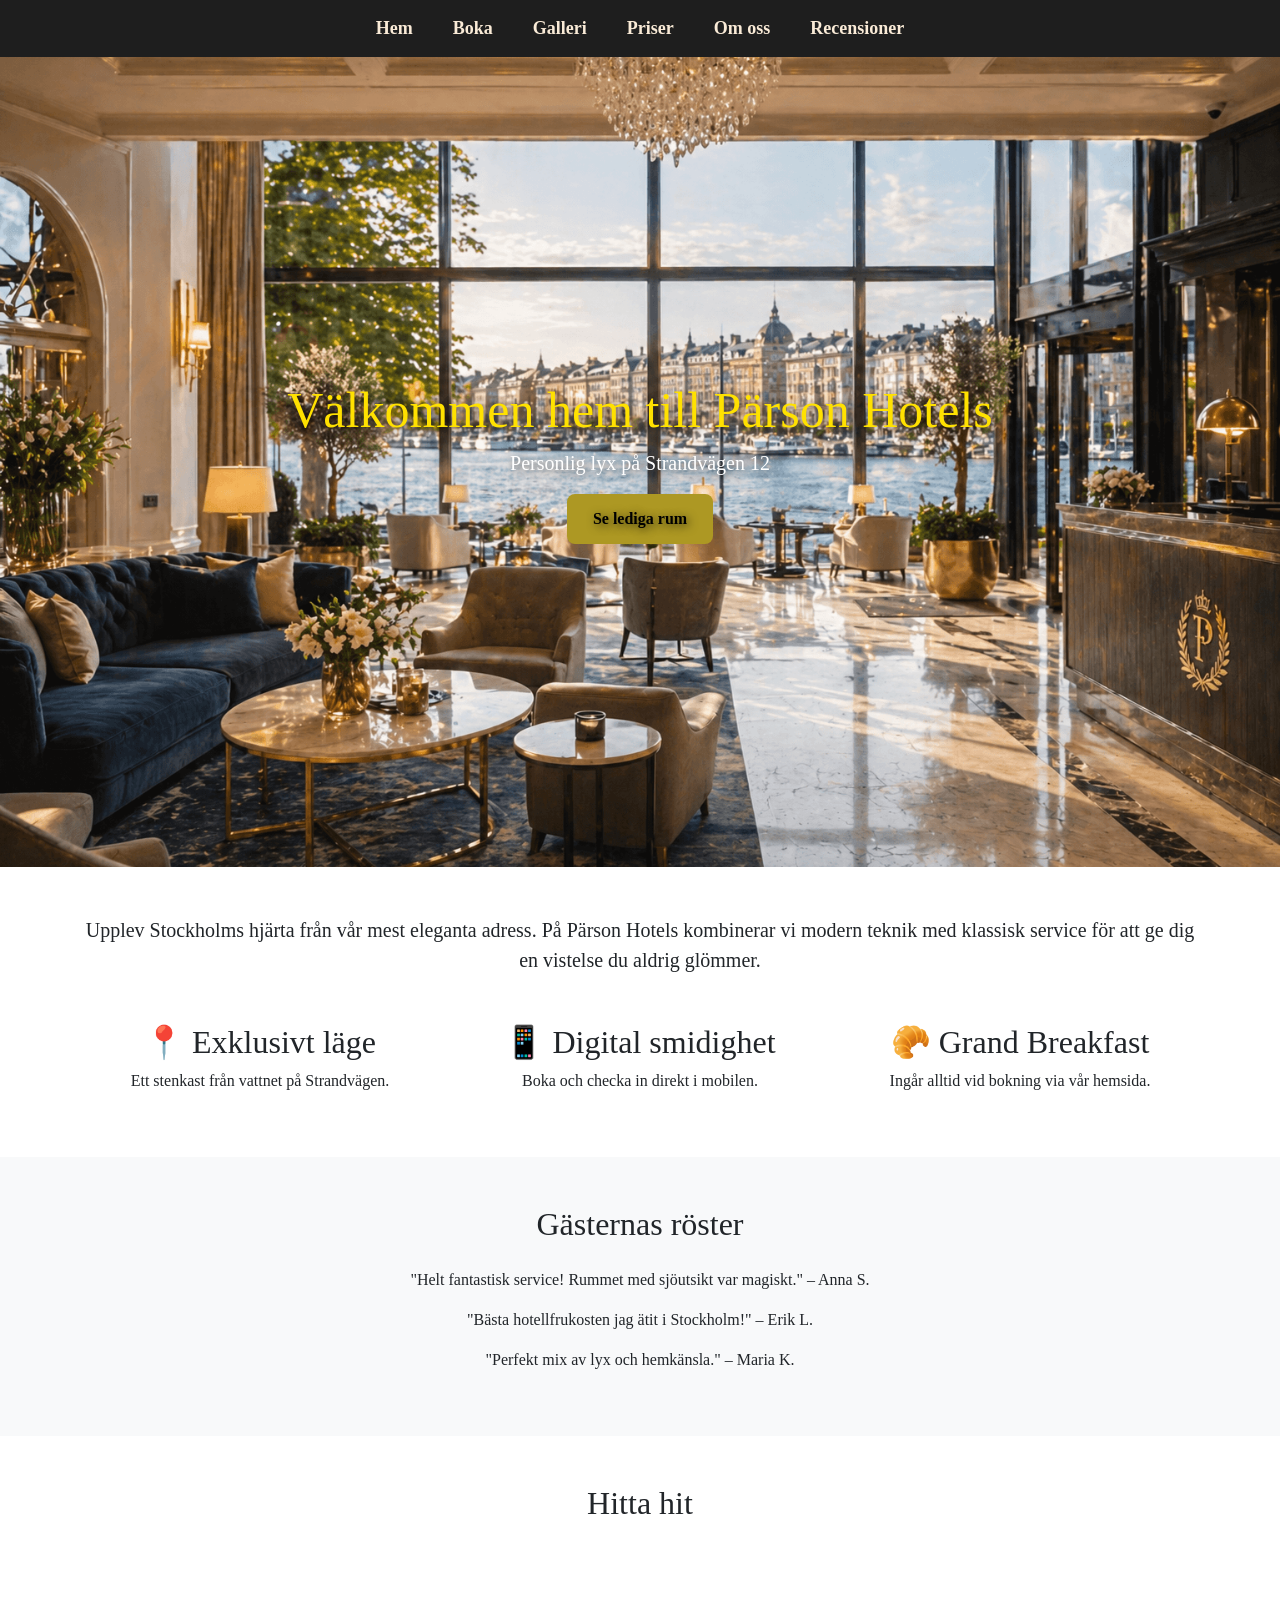
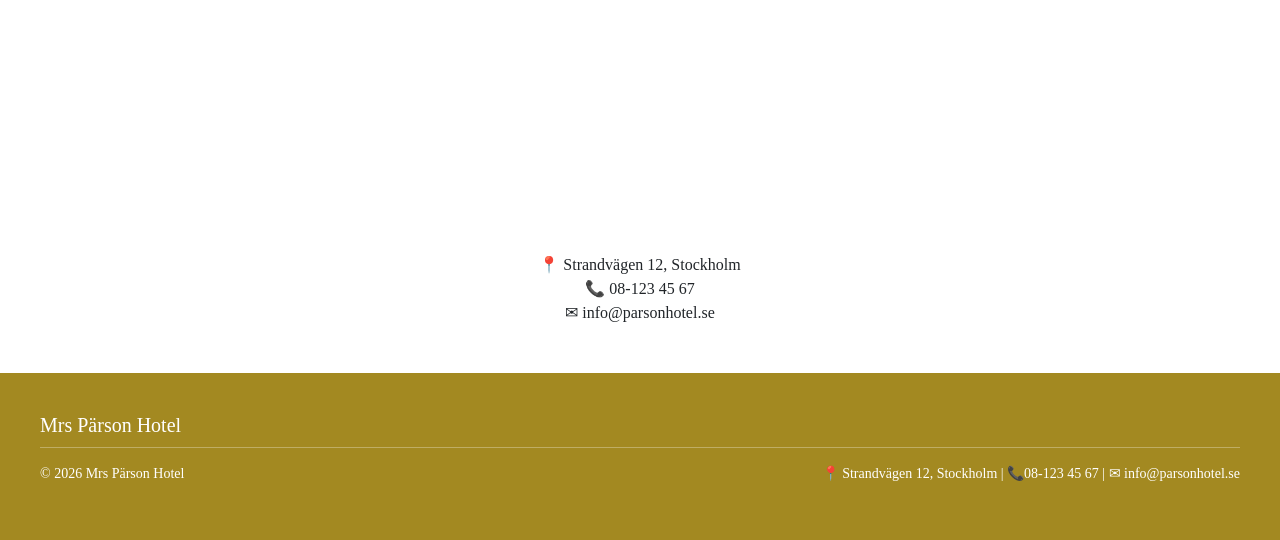
<file: index.html>
<!DOCTYPE html>
<html lang="sv">
<head>
    <meta charset="UTF-8">
    <title>Pärson Hotels</title>
    <meta name="description" content="Pärson Hotels erbjuder personlig lyx på Strandvägen 12 i Stockholm. Boka eleganta rum med förstklassig service och Grand Breakfast inkluderad.">
    <link href="https://cdn.jsdelivr.net/npm/bootstrap@5.3.0/dist/css/bootstrap.min.css" rel="stylesheet">
    <link rel="stylesheet" href="style.css">
</head>

<body>

<header id="navbar"></header>

<main>
    <section class="hero text-center text-white">
        <h1>Välkommen hem till Pärson Hotels</h1>
        <p>Personlig lyx på Strandvägen 12</p>
        <a href="boka.html" class="btn btn-gold">Se lediga rum</a>
    </section>

    <section class="container text-center my-5">
        <p class="lead">
            Upplev Stockholms hjärta från vår mest eleganta adress.  
            På Pärson Hotels kombinerar vi modern teknik med klassisk service  
            för att ge dig en vistelse du aldrig glömmer.
        </p>
    </section>

    <section class="container text-center my-5">
        <div class="row">

            <div class="col-md-4">
                <h2>📍 Exklusivt läge</h2>
                <p>Ett stenkast från vattnet på Strandvägen.</p>
            </div>

            <div class="col-md-4">
                <h2>📱 Digital smidighet</h2>
                <p>Boka och checka in direkt i mobilen.</p>
            </div>

            <div class="col-md-4">
                <h2>🥐 Grand Breakfast</h2>
                <p>Ingår alltid vid bokning via vår hemsida.</p>
            </div>

        </div>
    </section>

    <section class="bg-light py-5 text-center">
        <h2>Gästernas röster</h2>

        <div class="container mt-4">
            <p>"Helt fantastisk service! Rummet med sjöutsikt var magiskt." – Anna S.</p>
            <p>"Bästa hotellfrukosten jag ätit i Stockholm!" – Erik L.</p>
            <p>"Perfekt mix av lyx och hemkänsla." – Maria K.</p>
        </div>
    </section>


    <section class="container my-5 text-center">
        <h2>Hitta hit</h2>

        <iframe 
            title ="Google Maps som visar hotellets plats på Strandvägen 12, Stockholm"
            src="https://www.google.com/maps?q=Strandvägen%2012%20Stockholm&output=embed"
            width="100%" height="300" style="border:0;">
        </iframe>

        <p class="mt-3">
            📍 Strandvägen 12, Stockholm <br>
            📞 08-123 45 67 <br>
            ✉ info@parsonhotel.se
        </p>
    </section>
</main>
<div id="footer"></div>

<script src="init.js"></script>
<script src="https://cdn.jsdelivr.net/npm/bootstrap@5.3.0/dist/js/bootstrap.bundle.min.js"></script>

</body>
</html>
</file>
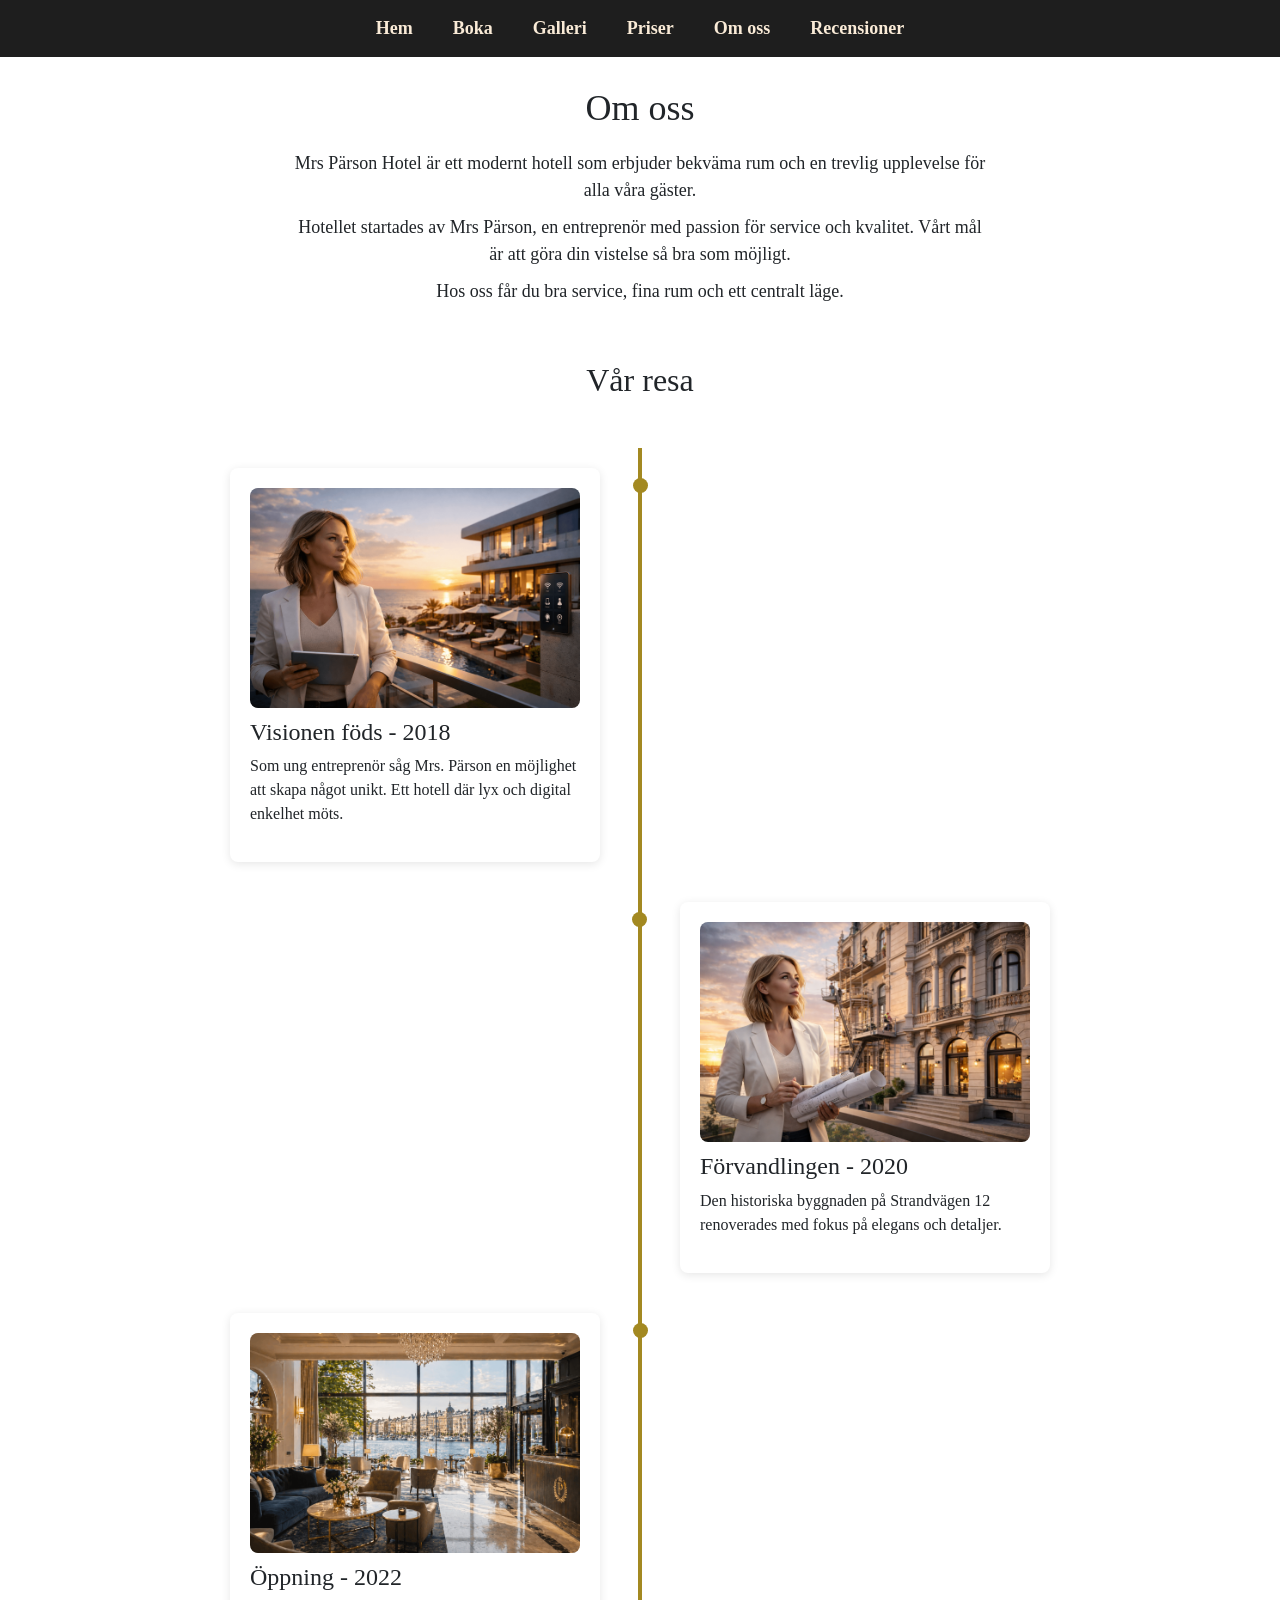
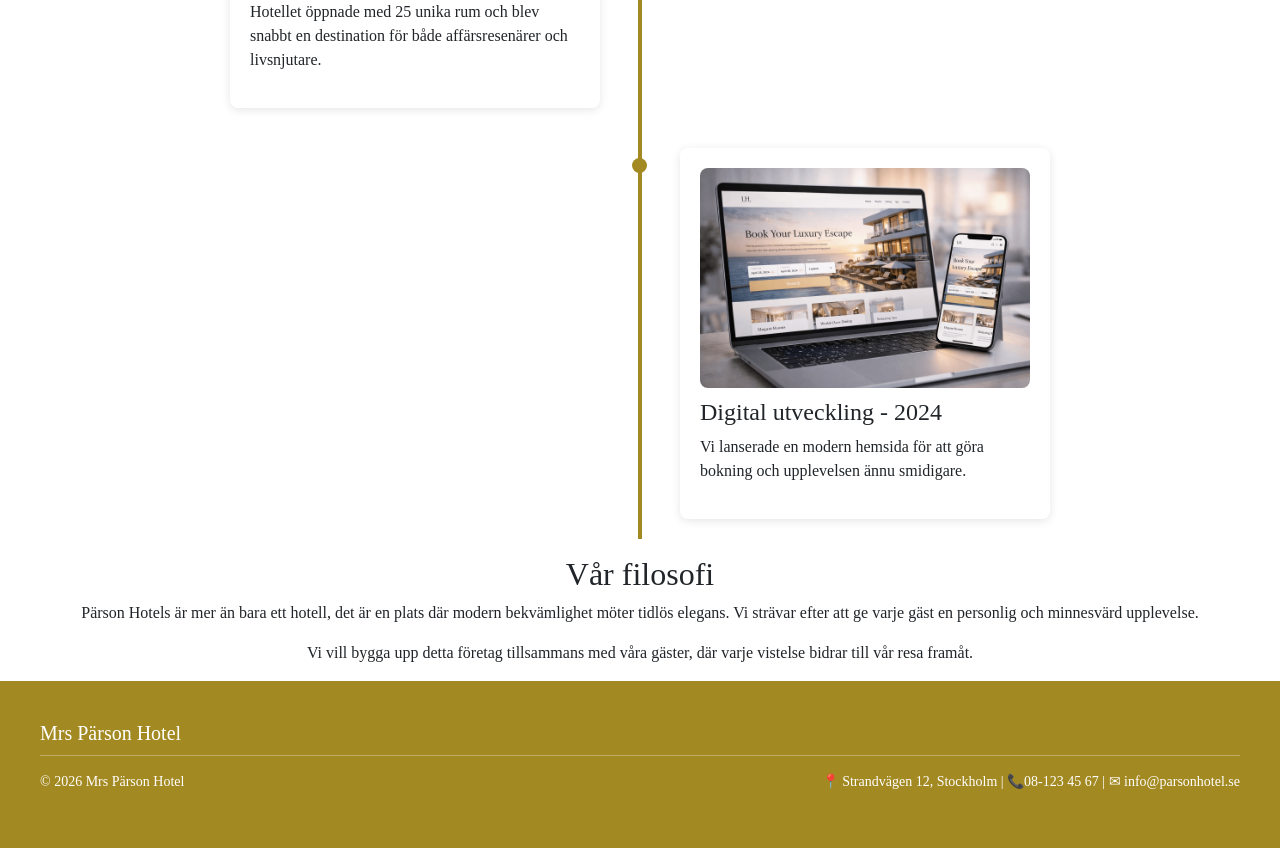
<file: about.html>
<!DOCTYPE html>
<html lang="sv">
<head>
    <meta charset="UTF-8">
    <title>Om oss - Mrs Pärson Hotel</title>
    <link href="https://cdn.jsdelivr.net/npm/bootstrap@5.3.0/dist/css/bootstrap.min.css" rel="stylesheet">
    <link rel="stylesheet" href="style.css">
</head>
<body>

<header id="navbar"></header>
<section class="about">
    <h1>Om oss</h1>
    <p>
        Mrs Pärson Hotel är ett modernt hotell som erbjuder bekväma rum 
        och en trevlig upplevelse för alla våra gäster.
    </p>
    <p>
        Hotellet startades av Mrs Pärson, en entreprenör med passion för service 
        och kvalitet. Vårt mål är att göra din vistelse så bra som möjligt.
    </p>
    <p>
        Hos oss får du bra service, fina rum och ett centralt läge.
    </p>
</section>
<section class="container my-3">
    <h2 class="text-center mb-5">Vår resa</h2>
    <div class="timeline">
        <div class="timeline-item left">
            <div class="content">
                <img src="vision.jpg" class="timeline-img" alt="Visionen föds">
                <h4>Visionen föds - 2018</h4>
                <p>Som ung entreprenör såg Mrs. Pärson en möjlighet att skapa något unikt. Ett hotell där lyx och digital enkelhet möts.</p>
            </div>
        </div>

        <div class="timeline-item right">
            <div class="content">
                <img src="renovering.jpg" class="timeline-img" alt="Förvandlingen">
                <h4>Förvandlingen - 2020</h4>
                <p>Den historiska byggnaden på Strandvägen 12 renoverades med fokus på elegans och detaljer.</p>
            </div>
        </div>

        <div class="timeline-item left">
            <div class="content">
                <img src="hotel.jpg" class="timeline-img" alt="Öppningen">
                <h4>Öppning - 2022</h4>
                <p>Hotellet öppnade med 25 unika rum och blev snabbt en destination för både affärsresenärer och livsnjutare.</p>
            </div>
        </div>

        <div class="timeline-item right">
            <div class="content">
                <img src="digital.jpg" class="timeline-img" alt="Digital utveckling">
                <h4>Digital utveckling - 2024</h4>
                <p>Vi lanserade en modern hemsida för att göra bokning och upplevelsen ännu smidigare.</p>
            </div>
        </div>
    </div>
</section>
<section class="philosophy text-center">
    <h2>Vår filosofi</h2>
    <p>
        Pärson Hotels är mer än bara ett hotell, det är en plats där modern bekvämlighet möter tidlös elegans.
        Vi strävar efter att ge varje gäst en personlig och minnesvärd upplevelse.
    </p>
    <p>
        Vi vill bygga upp detta företag tillsammans med våra gäster, där varje vistelse bidrar till vår resa framåt.
    </p>
</section>

<div id="footer"></div>
<script src="init.js"></script>
</body>
</html>
</file>
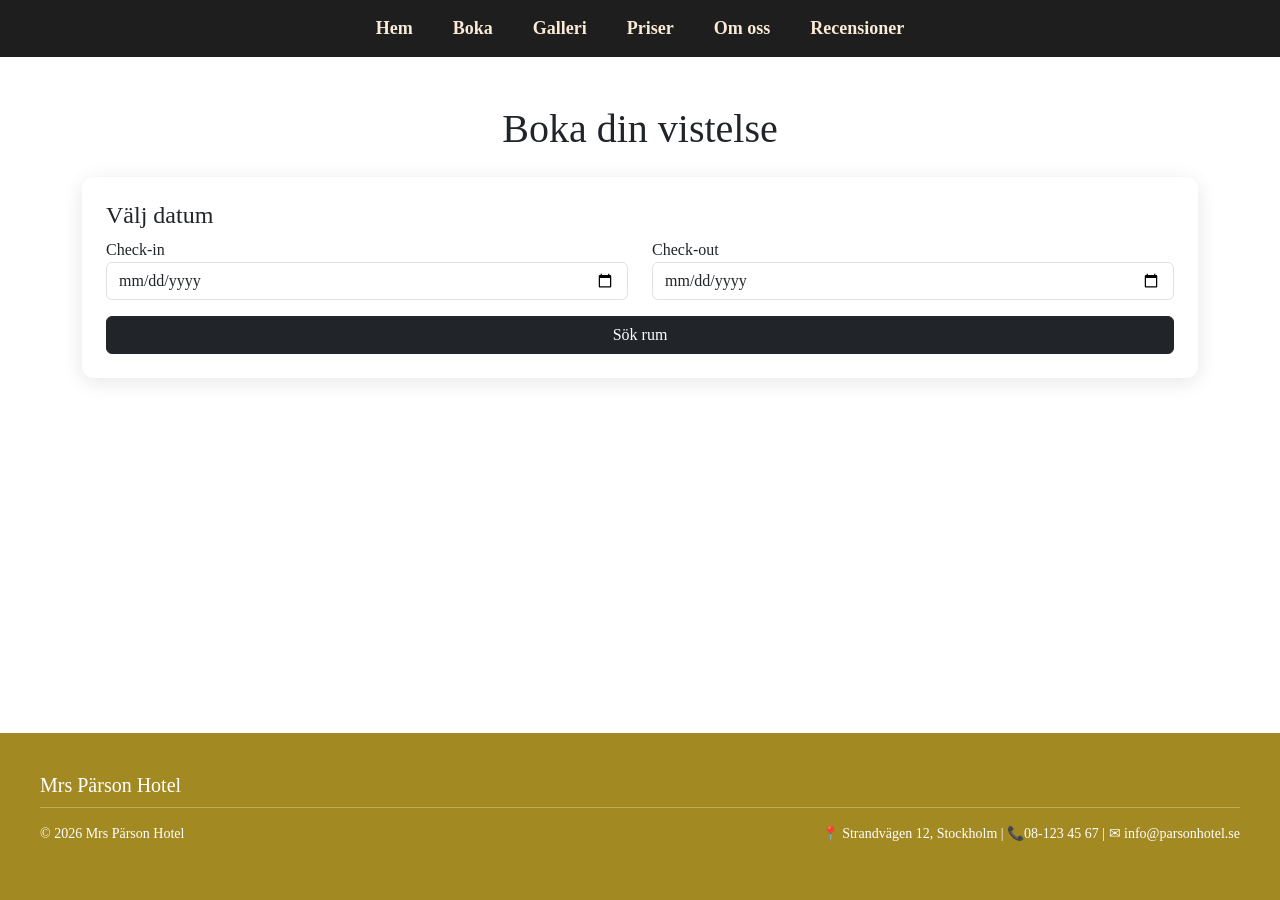
<file: boka.html>
<!DOCTYPE html>
<html lang="sv">
<head>
    <meta charset="UTF-8">
    <title>Boka - Mrs Pärson Hotel</title>
    <link href="https://cdn.jsdelivr.net/npm/bootstrap@5.3.0/dist/css/bootstrap.min.css" rel="stylesheet">
    <link rel="stylesheet" href="style.css">
</head>

<body>
<header id="navbar"></header>

<main class="container my-5">
    <h1 class="text-center mb-4">Boka din vistelse</h1>

    <div class="card p-4 mb-4">
        <h4>Välj datum</h4>

        <div class="row">
            <div class="col-md-6">
                <label>Check-in</label>
                <input type="date" id="checkin" class="form-control">
            </div>

            <div class="col-md-6">
                <label>Check-out</label>
                <input type="date" id="checkout" class="form-control">
            </div>
        </div>

        <button onclick="showRooms()" class="btn btn-dark mt-3">Sök rum</button>
    </div>

    <div id="rooms" class="row g-4"></div>

    <div id="extras" class="card p-4 mt-4 d-none">
        <h4>Vill du sätta guldkant på din vistelse?</h4>

        <div class="form-check">
            <input class="form-check-input" type="checkbox" value="650">
            <label class="form-check-label">🍾 Mousserande vin – 650 kr</label>
        </div>

        <div class="form-check">
            <input class="form-check-input" type="checkbox" value="350">
            <label class="form-check-label">⏰ Sen utcheckning – 350 kr</label>
        </div>

        <div class="form-check">
            <input class="form-check-input" type="checkbox" value="400">
            <label class="form-check-label">🐶 Hundpaket – 400 kr</label>
        </div>
    </div>

    <div id="form" class="card p-4 mt-4 d-none">
        <h4>Fyll i dina uppgifter</h4>

        <input class="form-control mb-2" placeholder="Namn">
        <input class="form-control mb-2" placeholder="E-post">
        <input class="form-control mb-2" placeholder="Telefonnummer">

        <textarea class="form-control mb-3" placeholder="Önskemål"></textarea>

        <button onclick="confirmBooking()" class="btn btn-success">
            Slutför bokning
        </button>
    </div>

    <div id="confirmation" class="text-center mt-5 d-none">
        <h4>Din bokning är bekräftad!</h4>
        <p>Vi har skickat en bekräftelse till din e-post.</p>
    </div>
</main>

<div id="footer"></div>

<script src="init.js"></script>
<script src="booking.js"></script>
<script src="https://cdn.jsdelivr.net/npm/bootstrap@5.3.0/dist/js/bootstrap.bundle.min.js"></script>

</body>
</html>
</file>
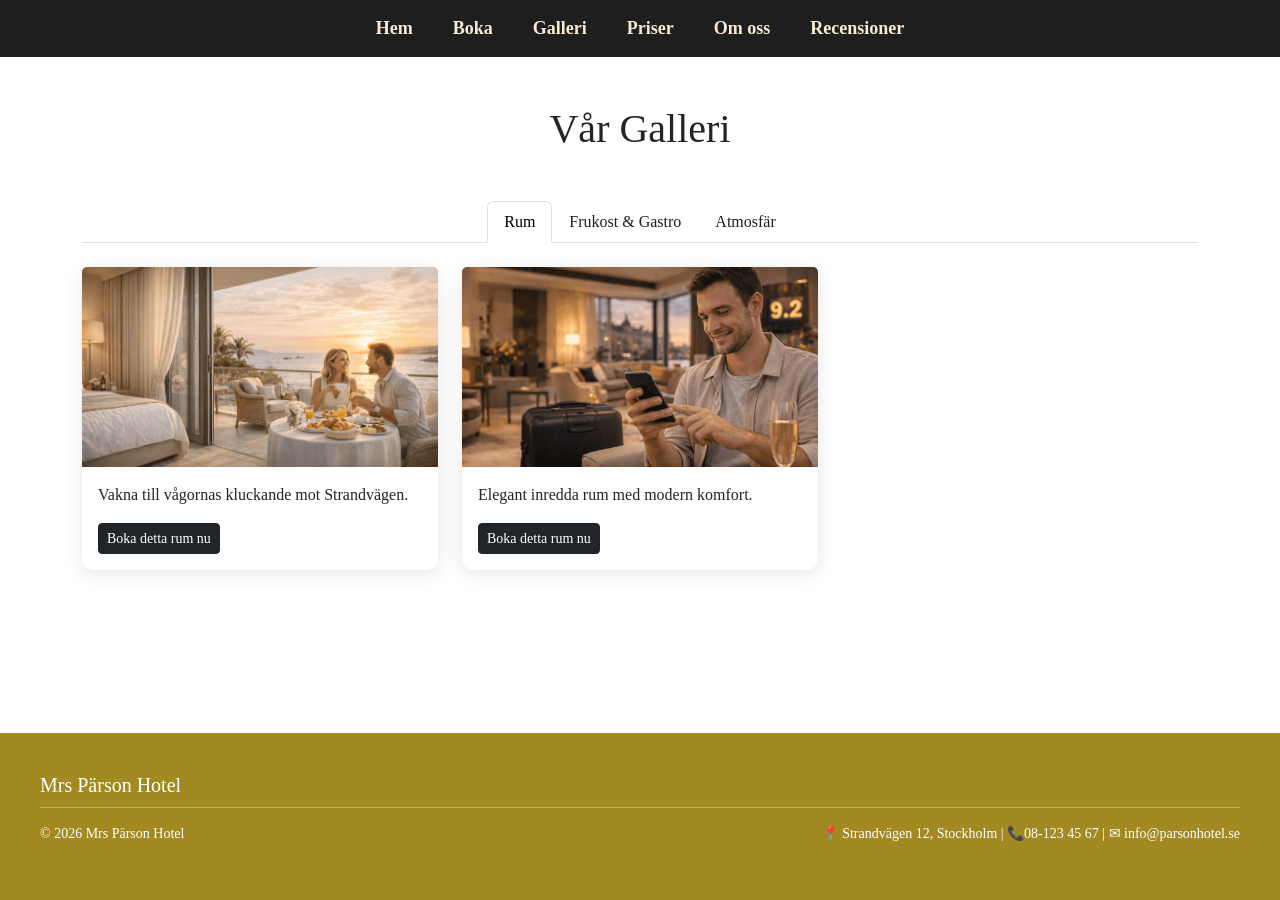
<file: galleri.html>
<!DOCTYPE html>
<html lang="sv">
<head>
    <meta charset="UTF-8">
    <title>Galleri - Mrs Pärson Hotel</title>
    <link href="https://cdn.jsdelivr.net/npm/bootstrap@5.3.0/dist/css/bootstrap.min.css" rel="stylesheet">
    <link rel="stylesheet" href="style.css">
</head>

<body>
<header id="navbar"></header>

<main class="container my-5">
    <h1 class="text-center mb-5">Vår Galleri</h1>

    <ul class="nav nav-tabs justify-content-center mb-4" role="tablist">
        <li class="nav-item" role="presentation">
            <button class="nav-link active" id="rum-tab" data-bs-toggle="tab" data-bs-target="#rum" type="button" role="tab" aria-controls="rum" aria-selected="true">
                Rum
            </button>
        </li>
        <li class="nav-item" role="presentation">
            <button class="nav-link" id="mat-tab" data-bs-toggle="tab" data-bs-target="#mat" type="button" role="tab" aria-controls="mat" aria-selected="false">
                Frukost &amp; Gastro
            </button>
        </li>
        <li class="nav-item" role="presentation">
            <button class="nav-link" id="miljo-tab" data-bs-toggle="tab" data-bs-target="#miljo" type="button" role="tab" aria-controls="miljo" aria-selected="false">
                Atmosfär
            </button>
        </li>
    </ul>

    <div class="tab-content">
        <div class="tab-pane fade show active" id="rum" role="tabpanel" aria-labelledby="rum-tab">
            <div class="row g-4">
                <div class="col-md-6 col-lg-4">
                    <div class="card">
                        <img src="room1.jpg" class="card-img-top" alt="Rum 1" onclick="openImage(this)">
                        <div class="card-body">
                            <p>Vakna till vågornas kluckande mot Strandvägen.</p>
                            <a href="boka.html" class="btn btn-dark btn-sm">Boka detta rum nu</a>
                        </div>
                    </div>
                </div>

                <div class="col-md-6 col-lg-4">
                    <div class="card">
                        <img src="room2.jpg" class="card-img-top" alt="Rum 2" onclick="openImage(this)">
                        <div class="card-body">
                            <p>Elegant inredda rum med modern komfort.</p>
                            <a href="boka.html" class="btn btn-dark btn-sm">Boka detta rum nu</a>
                        </div>
                    </div>
                </div>
            </div>
        </div>

        <div class="tab-pane fade" id="mat" role="tabpanel" aria-labelledby="mat-tab">
            <div class="row g-4">
                <div class="col-md-6 col-lg-4">
                    <div class="card">
                        <img src="mat1.jpg" class="card-img-top" alt="Frukost" onclick="openImage(this)">
                        <div class="card-body">
                            <p>Starta dagen med vår prisbelönta frukostbuffé.</p>
                        </div>
                    </div>
                </div>
            </div>
        </div>

        <div class="tab-pane fade" id="miljo" role="tabpanel" aria-labelledby="miljo-tab">
            <div class="row g-4">
                <div class="col-md-6 col-lg-4">
                    <div class="card">
                        <img src="miljo1.jpg" class="card-img-top" alt="Atmosfär" onclick="openImage(this)">
                    </div>
                </div>
            </div>
        </div>
    </div>
</main>

<div class="modal fade" id="imageModal" tabindex="-1" aria-hidden="true">
    <div class="modal-dialog modal-dialog-centered modal-lg">
        <div class="modal-content bg-dark">
            <div class="modal-body text-center">
                <img id="modalImage" class="img-fluid" alt="Förstorad bild">
            </div>
        </div>
    </div>
</div>

<div id="footer"></div>

<script src="init.js"></script>
<script src="https://cdn.jsdelivr.net/npm/bootstrap@5.3.0/dist/js/bootstrap.bundle.min.js"></script>
</body>
</html>
</file>
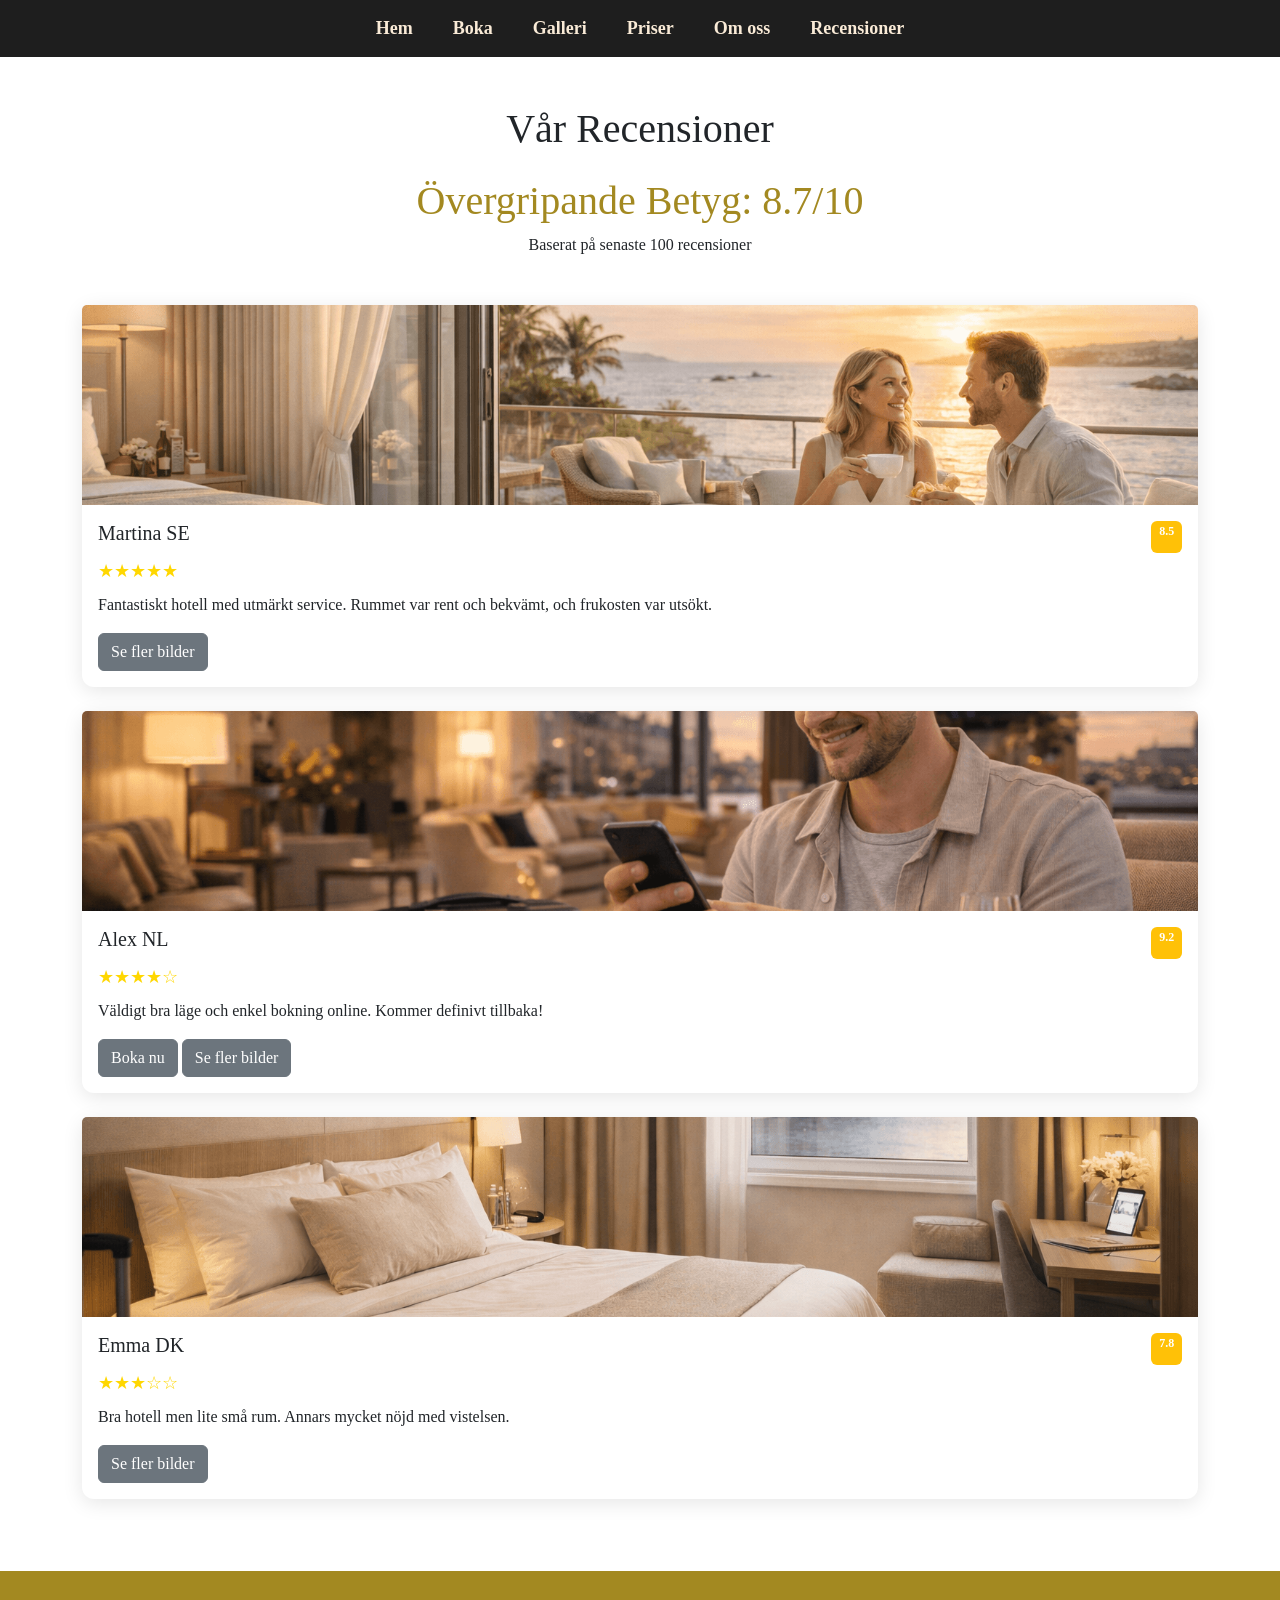
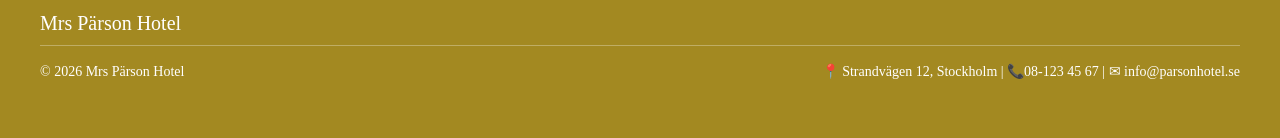
<file: recen.html>
<!DOCTYPE html>
<html lang="sv">
<head>
    <meta charset="UTF-8">
    <title>Mrs Pärson Hotell Recensioner</title>
    <link href="https://cdn.jsdelivr.net/npm/bootstrap@5.3.0/dist/css/bootstrap.min.css" rel="stylesheet">
    <link rel="stylesheet" href="style.css">
</head>
<body class="recensioner">

<header id="navbar"></header>
<div class="container my-5">
    <h1 class="text-center mb-4">Vår Recensioner</h1>

    <div class="overall-rating text-center mb-5">
        <h2>Övergripande Betyg: 8.7/10</h2>
        <p>Baserat på senaste 100 recensioner</p>
    </div>
    <div class="card mb-4">
        <img src="room1.jpg" class="card-img-top" alt ="Business Classic">
        <div class="card-body">
            <div class="d-flex justify-content-between">
                <h5>Martina SE</h5>
                <span class="badge bg-warning">8.5</span>
            </div>
            <div class="stars">★★★★★</div>
            <p class="mt-2">
                Fantastiskt hotell med utmärkt service. Rummet var rent och bekvämt, och frukosten var utsökt.
            </p>
            <a href="galleri.html" class="btn btn-secondary">Se fler bilder</a>
        </div>
    </div>

    <div class="card mb-4">
        <img src="room2.jpg" class="card-img-top" alt="Premium Dubbelrum">
        <div class="card-body">
            <div class="d-flex justify-content-between">
                <h5>Alex NL</h5>
                <span class="badge bg-warning">9.2</span>
            </div>
             <div class="stars">★★★★☆</div>
            <p class="mt-2">
               Väldigt bra läge och enkel bokning online. Kommer definivt tillbaka!
            </p>
            <a href="boka.html" class="btn btn-secondary">Boka nu</a>
            <a href="galleri.html" class="btn btn-secondary">Se fler bilder</a>
        </div>
    </div>

    <div class="card mb-4">
        <img src="room3.jpg" class="card-img-top" alt="Premium med sjöutsikt">
        <div class="card-body">
            <div class="d-flex justify-content-between">
                <h5>Emma DK</h5>
                <span class="badge bg-warning">7.8</span>
            </div>
            <div class="stars">★★★☆☆</div>
            <p class="mt-2">
                Bra hotell men lite små rum. Annars mycket nöjd med vistelsen.
            </p>
            <a href="galleri.html" class="btn btn-secondary">Se fler bilder</a>
        </div>
    </div>
</div>

<div id="footer"></div>

<script src="init.js"></script>
</body class="recensioner">
</file>
<file: style.css>
html, body {
    height: 100%;
}

body {
    margin: 0;
    min-height: 100vh;
    font-family: 'Times New Roman', Times, serif;
    display: flex;
    flex-direction: column;
}

main {
    flex: 1;
}

.navbar {
    list-style-type:none;
    display:flex;
    justify-content: center;
    background-color:#1e1e1e;
    padding: 15px;
    margin:0;
}

.navbar li {
    margin: 0 20px;
}

.navbar a {
    text-decoration:none;
    color:antiquewhite;
    font-size: 18px;
    font-weight: bold;
}

.navbar a:hover {
    color: rgb(234, 189, 129);
}   

.info {
    padding: 60px;
    text-align: center;
    background-color: #c1b98f;
}

.info h2{
    font-size: 20px;
}

.info p {
    font-size: 18px;
    max-width: 700px;
    margin: auto;
}

.hero {
    background: url("hotel.jpg") center/cover no-repeat;
    height: 90vh;

    display:flex;
    flex-direction:column;
    justify-content:center;
    align-items:center;

    text-align:center;
    text-shadow: 2px 2px 10px rgba(0,0,0,0.7);
}


.hero h1 {
    font-size: 50px;
    color: rgb(255, 225, 0);
}

.hero p {
    font-size: 20px;
}

.about{
    padding:30px 20px;
    text-align:center;
    max-width: 800px;
    margin: auto;
}

.about h1{
    font-size:36px;
    margin-bottom:20px;
}

.about p{
    font-size:18px;
    max-width:700px;
    margin:10px auto;
}

.footer{
    background-color:#a38921;
    color:white;
    padding:40px 40px;        
}

.footer-top{
    font-size:20px;
    margin-bottom:10px;
    text-align:left;
}

.footer-top h2{
    margin:0;
    font-size:20px;
}

.footer-bottom{
    display:flex;
    justify-content:space-between;
    align-items:center;
    border-top:1px solid rgba(255,255,255,0.3);
    padding-top:15px;
    flex-wrap:wrap;
    font-size:14px;
}

.timeline{
    position: relative;
    max-width: 900px;
    margin: auto;
}

.timeline::after{
    content: '';
    position: absolute;
    width: 4px;
    background: #a38921;
    top: 0;
    bottom: 0;
    left: 50%;
    margin-left: -2px;
}

.timeline-item{
    padding: 20px 40px;
    position: relative;
    width: 50%;
}

.timeline-item.left{
    left: 0;
}

.timeline-item.right{
    left: 50%;
}

.timeline-item .content{
    background: white;
    padding: 20px;
    border-radius: 8px;
    box-shadow: 0 2px 10px rgba(0,0,0,0.1);
}

.timeline-item::before{
    content: '';
    position: absolute;
    width: 15px;
    height: 15px;
    background: #a38921;
    border-radius: 50%;
    top: 30px;
    right: -8px;
    z-index: 1;
}

.timeline-item.right::before{
    left: -8px;
}

.timeline-img{
    width:100%;
    border-radius:8px;
    margin-bottom:10px;
}

.overall-rating h2{
    font-size:40px;
    color:#a38921;
}

.stars{
    color: gold;
    font-size:18px;
    margin-top:5px;
}

.card{
    border:none;
    border-radius: 12px;
    box-shadow: 0 4px 20px rgba(0,0,0,0.1);
    transition:0.2s;
}

.card:hover{
    transform:scale(1.02);
}

.card img{
    cursor:pointer;
    transition:0.3s;
}

.card-img-top{
    height:200px;
    object-fit:cover;
}

.nav-tabs .nav-link{
    color:#1e1e1e;
}

button{
    transition: 0.2s;
}

button:hover{
    transform: scale(1.05);
}

.btn-gold {
    background: rgb(173, 152, 35);
    color: black;
    padding: 12px 25px;
    font-weight: bold;
    border-radius: 8px;
}

.btn-gold:hover {
    background: #d4af37;
}

.recensioner .card:hover{
    transform:none;
}

.price-card{
    border:2px solid #a38921;
    border-radius:12px;
    transition:0.3s;
}

.price-card:hover{
    box-shadow:0 8px 25px rgba(0,0,0,0.15);
}

.featured{
    border:3px solid gold;
}
</file>
